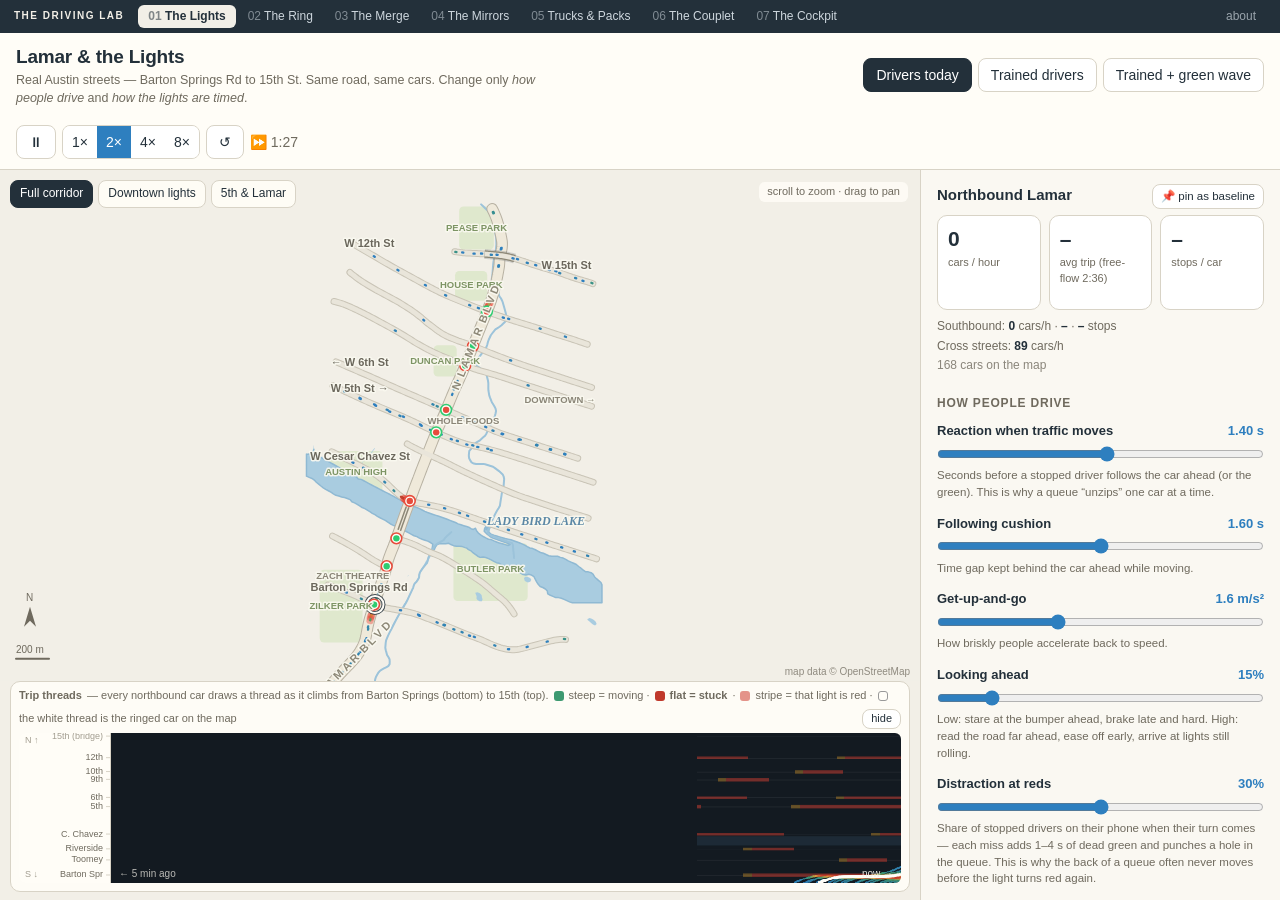
<file: index.html>
<!DOCTYPE html>
<html lang="en">
<head>
<meta charset="utf-8">
<meta name="viewport" content="width=device-width, initial-scale=1">
<title>Lamar &amp; the Lights — a driving experiment on real Austin streets</title>
<link rel="stylesheet" href="css/style.css">
</head>
<body>
<header id="topbar">
  <div id="titleblock">
    <h1>Lamar &amp; the Lights</h1>
    <p>Real Austin streets — Barton Springs Rd to 15th St. Same road, same cars. Change only <em>how people drive</em> and <em>how the lights are timed</em>.</p>
  </div>
  <div id="presets">
    <button id="presetToday" class="preset active" title="Typical behavior: slow reaction to green, late braking, loose gaps, uncoordinated signals">Drivers today</button>
    <button id="presetTrained" class="preset" title="Everyone starts together, coasts instead of braking, keeps a tight-but-safe cushion">Trained drivers</button>
    <button id="presetCity" class="preset" title="Trained drivers AND signals retimed into a green wave up Lamar">Trained + green wave</button>
  </div>
  <div id="simctl">
    <button id="pause" title="Pause/play">⏸</button>
    <div id="speeds">
      <button data-speed="1">1×</button><button data-speed="2" class="active">2×</button><button data-speed="4">4×</button><button data-speed="8">8×</button>
    </div>
    <button id="reset" title="Clear all cars and restart">↺</button>
    <span id="clock">0:00</span>
  </div>
</header>

<main>
  <div id="mapwrap">
    <div id="maparea">
      <canvas id="map"></canvas>
      <div id="views">
        <button data-view="full" class="active">Full corridor</button>
        <button data-view="downtown">Downtown lights</button>
        <button data-view="fifth">5th &amp; Lamar</button>
      </div>
      <div id="maphint">scroll to zoom · drag to pan</div>
    </div>
    <div id="tswrap">
      <div id="tstitle"><b>Trip threads</b> — every northbound car draws a thread as it climbs from Barton Springs (bottom) to 15th (top).
        <span class="tchip" style="background:#3d9970"></span>steep&nbsp;=&nbsp;moving ·
        <span class="tchip" style="background:#c0392b"></span><b>flat&nbsp;=&nbsp;stuck</b> ·
        <span class="tchip" style="background:rgba(205,60,48,0.55)"></span>stripe&nbsp;=&nbsp;that light is red ·
        <span class="tchip" style="background:#fffdf7;border:1px solid #999"></span>the white thread is the ringed car on the map
        <span id="tsdhover" class="dim"></span>
        <button id="tstoggle">hide</button></div>
      <canvas id="tsd"></canvas>
    </div>
  </div>

  <aside id="panel">
    <section id="scoreboard">
      <div class="scorehead">
        <h2>Northbound Lamar</h2>
        <button id="pin" title="Pin the current numbers as a baseline to compare against">📌 pin as baseline</button>
      </div>
      <div class="bignums">
        <div class="metric"><span class="val" id="mThru">–</span><span class="lbl">cars / hour</span><span class="base" id="bThru"></span></div>
        <div class="metric"><span class="val" id="mTime">–</span><span class="lbl">avg trip <span id="ffnote"></span></span><span class="base" id="bTime"></span></div>
        <div class="metric"><span class="val" id="mStops">–</span><span class="lbl">stops / car</span><span class="base" id="bStops"></span></div>
      </div>
      <div class="subnums">
        <span>Southbound: <b id="mThruS">–</b> cars/h · <b id="mTimeS">–</b> · <b id="mStopsS">–</b> stops</span>
        <span>Cross streets: <b id="mThruX">–</b> cars/h</span>
        <span id="bridgeChip" class="chip"></span>
        <span id="spill" class="warn"></span>
        <span class="dim"><span id="mCars">0</span> cars on the map</span>
      </div>
    </section>

    <section>
      <h3>How people drive</h3>
      <div class="slider"><label>Reaction when traffic moves <b id="vReact"></b></label>
        <input type="range" id="sReact" min="0.2" max="2.5" step="0.05">
        <p>Seconds before a stopped driver follows the car ahead (or the green). This is why a queue “unzips” one car at a time.</p></div>
      <div class="slider"><label>Following cushion <b id="vGap"></b></label>
        <input type="range" id="sGap" min="0.7" max="2.5" step="0.05">
        <p>Time gap kept behind the car ahead while moving.</p></div>
      <div class="slider"><label>Get-up-and-go <b id="vAccel"></b></label>
        <input type="range" id="sAccel" min="0.8" max="3" step="0.05">
        <p>How briskly people accelerate back to speed.</p></div>
      <div class="slider"><label>Looking ahead <b id="vAntic"></b></label>
        <input type="range" id="sAntic" min="0" max="1" step="0.01">
        <p>Low: stare at the bumper ahead, brake late and hard. High: read the road far ahead, ease off early, arrive at lights still rolling.</p></div>
      <div class="slider"><label>Distraction at reds <b id="vDistract"></b></label>
        <input type="range" id="sDistract" min="0" max="0.6" step="0.01">
        <p>Share of stopped drivers on their phone when their turn comes — each miss adds 1–4&nbsp;s of dead green and punches a hole in the queue. This is why the back of a queue often never moves before the light turns red again.</p></div>
      <div class="slider"><label>Share of trained drivers <b id="vMix"></b></label>
        <input type="range" id="sMix" min="0" max="1" step="0.01">
        <p>Overrides that share of cars with a trained driver (0.3&nbsp;s reaction, 1.0&nbsp;s cushion, coasts instead of braking). Watch what even 20% does.</p></div>
    </section>

    <section>
      <h3>The lights</h3>
      <div class="slider"><label>Signal cycle length <b id="vCycle"></b></label>
        <input type="range" id="sCycle" min="40" max="150" step="1">
        <p>Full red-to-red cycle at every intersection.</p></div>
      <div class="slider"><label>Lamar’s share of the green <b id="vSplit"></b></label>
        <input type="range" id="sSplit" min="0.3" max="0.85" step="0.01">
        <p>Big cross streets get the rest. Minor crossings (Toomey, Riverside, 9th, 10th) take a short fixed phase — they stop Lamar even when empty.</p></div>
      <div class="slider"><label>Turn arrows &amp; walk phases <b id="vTurnPed"></b></label>
        <input type="range" id="sTurnPed" min="0" max="20" step="1">
        <p>Cycle time at major crossings (Barton Springs, Cesar Chavez, 5th, 6th, 12th) that <em>neither</em> through movement gets — protected left arrows, pedestrian phases. The city’s real splits are pending a records request; this is the generic reality tax.</p></div>
      <div class="slider"><label><input type="checkbox" id="sWave"> Green wave up Lamar <b id="vWave"></b></label>
        <input type="range" id="sWaveSpd" min="20" max="40" step="1">
        <p>Offsets each light so a platoon leaving one green arrives at the next one. Timed northbound at the speed above — note what it does to southbound.</p></div>
    </section>

    <section>
      <h3>How many cars</h3>
      <div class="slider"><label>Demand <b id="vDemand"></b></label>
        <input type="range" id="sDemand" min="0.2" max="2" step="0.05">
        <p id="demandNote">1.0× ≈ weekday rush hour on this stretch.</p></div>
      <div class="slider"><label><input type="checkbox" id="sProfile"> Replay a measured weekday <b id="vProfile"></b></label>
        <input type="range" id="sTod" min="300" max="1320" step="5" value="495" disabled>
        <canvas id="spark" hidden></canvas>
        <p>Feeds the sim the City of Austin's radar counts from the Lamar bridge (Sandra&nbsp;Muraida sensor, Tue–Thu 2019 average — <span style="color:#2e7fbf">NB</span>/<span style="color:#e2a13c">SB</span> above). The clock advances as the sim runs; drag to jump. 2019 was lighter than you may expect: ~810&nbsp;veh/h NB at the 7:45&nbsp;AM peak. Use Demand as a growth factor. Cross streets follow the same daily shape (no per-street counts exist).</p></div>
    </section>

    <section>
      <h3>Live right now</h3>
      <p class="small">Click any intersection on the map for its real signal record and a <b>live city camera</b> view (City of Austin feeds, no key needed).</p>
      <div class="ttrow">
        <input type="text" id="ttKey" placeholder="TomTom API key (free)" autocomplete="off">
        <button id="ttGo">Check live speed</button>
      </div>
      <div id="ttOut" class="small"></div>
      <p class="small dim">Live corridor speeds need a free key from developer.tomtom.com — it stays in your browser (localStorage), never in the repo.</p>
    </section>

    <section id="legend">
      <h3>Reading the map</h3>
      <ul>
        <li><span class="swatch" style="background:linear-gradient(90deg,#c0392b,#e2a13c,#3d9970,#2e7fbf)"></span> car color = speed (red stopped → blue at the limit)</li>
        <li><span class="dotdemo" style="background:#e74c3c;box-shadow:0 0 6px 2px rgba(231,60,60,.8)"></span> red halo = foot on the brake</li>
        <li><span class="dotdemo" style="background:#777;outline:2px solid #e2a13c"></span> amber ring = green light / gap open, driver hasn’t reacted yet</li>
        <li>5th St runs one-way east, 6th St one-way west — Austin’s downtown couplet.</li>
      </ul>
      <p class="foot">v0.3 — through traffic only (no turns yet; real 5th &amp; Lamar also loses a lane to right-turners yielding at the crosswalk). Signals are two-phase plus a generic turn-arrow/walk allowance at majors — the city’s actual plans are being requested. 3rd St is unsignalized and 15th St passes <em>over</em> Lamar — both verified against the city signal registry. Street &amp; water geometry © <a href="https://www.openstreetmap.org/copyright">OpenStreetMap</a> contributors; traffic counts, signal records &amp; cameras: <a href="https://data.austintexas.gov">City of Austin open data</a>.</p>
    </section>
  </aside>
</main>

<div id="infocard" hidden>
  <button id="cardClose">×</button>
  <h4 id="cardTitle"></h4>
  <div id="cardBody"></div>
</div>

<script src="js/lab.js"></script>
<script>LAB.nav("01", "");</script>
<script src="js/geometry.js"></script>
<script src="js/demand_profile.js"></script>
<script src="js/austin_meta.js"></script>
<script src="js/model.js"></script>
<script src="js/render.js"></script>
<script src="js/main.js"></script>
</body>
</html>
</file>
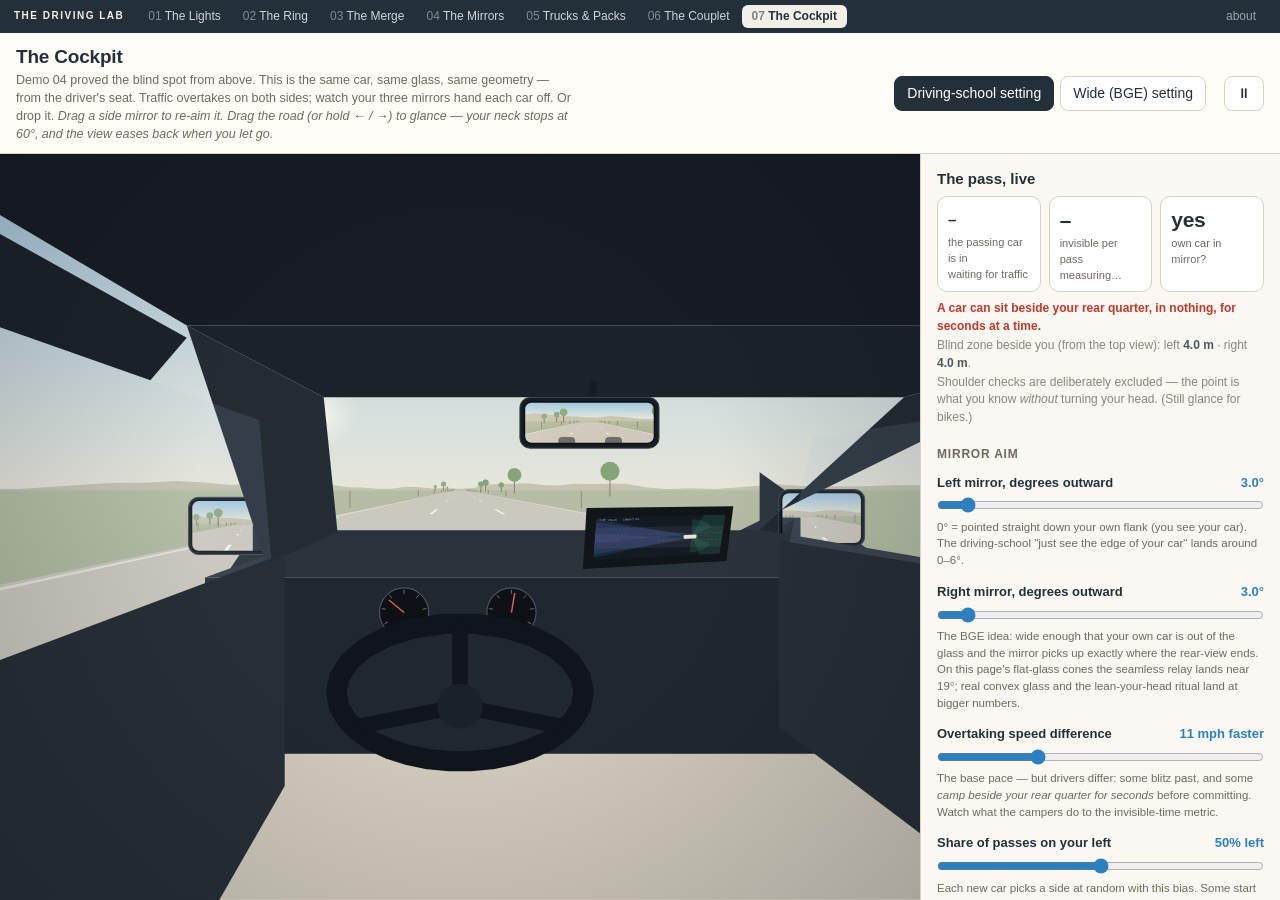
<file: cockpit/index.html>
<!DOCTYPE html>
<html lang="en">
<head>
<meta charset="utf-8">
<meta name="viewport" content="width=device-width, initial-scale=1">
<title>The Cockpit — the same blind spot, from the driver's seat</title>
<link rel="stylesheet" href="../css/style.css">
<style>
  #cabwrap { flex: 1; position: relative; min-height: 0; }
  #cab { position: absolute; inset: 0; width: 100%; height: 100%; display: block; }
  #mWhere { font-size: 15px; line-height: 1.25; min-height: 30px; display: flex; align-items: center; }
</style>
</head>
<body>
<header id="topbar">
  <div id="titleblock">
    <h1>The Cockpit</h1>
    <p>Demo 04 proved the blind spot from above. This is the same car, same glass, same geometry — from the driver's seat. Traffic overtakes on both sides; watch your three mirrors hand each car off. Or drop it. <em>Drag a side mirror to re-aim it. Drag the road (or hold ← / →) to glance — your neck stops at 60°, and the view eases back when you let go.</em></p>
  </div>
  <div id="presets">
    <button id="pSchool" class="preset active">Driving-school setting</button>
    <button id="pWide" class="preset">Wide (BGE) setting</button>
  </div>
  <div id="simctl">
    <button id="pause" title="Pause/play">⏸</button>
  </div>
</header>

<main>
  <div id="mapwrap">
    <div id="cabwrap"><canvas id="cab"></canvas></div>
  </div>

  <aside id="panel">
    <section id="scoreboard">
      <div class="scorehead"><h2>The pass, live</h2></div>
      <div class="bignums">
        <div class="metric"><span class="val" id="mWhere">–</span><span class="lbl">the passing car is in</span><span class="base" id="bWhere"></span></div>
        <div class="metric"><span class="val" id="mInvis">–</span><span class="lbl">invisible per pass</span><span class="base" id="bInvis"></span></div>
        <div class="metric"><span class="val" id="mSelf">–</span><span class="lbl">own car in mirror?</span><span class="base"></span></div>
      </div>
      <div class="subnums">
        <span id="verdict"></span>
        <span id="spans" class="dim"></span>
        <span class="dim">Shoulder checks are deliberately excluded — the point is what you know <em>without</em> turning your head. (Still glance for bikes.)</span>
      </div>
    </section>

    <section>
      <h3>Mirror aim</h3>
      <div class="slider"><label>Left mirror, degrees outward <b id="vLeft"></b></label>
        <input type="range" id="sLeft" min="0" max="40" step="0.5" value="3">
        <p>0° = pointed straight down your own flank (you see your car). The driving-school "just see the edge of your car" lands around 0–6°.</p></div>
      <div class="slider"><label>Right mirror, degrees outward <b id="vRight"></b></label>
        <input type="range" id="sRight" min="0" max="40" step="0.5" value="3">
        <p>The BGE idea: wide enough that your own car is out of the glass and the mirror picks up exactly where the rear-view ends. On this page's flat-glass cones the seamless relay lands near 19°; real convex glass and the lean-your-head ritual land at bigger numbers.</p></div>
      <div class="slider"><label>Overtaking speed difference <b id="vPass"></b></label>
        <input type="range" id="sPass" min="2" max="12" step="0.5" value="5">
        <p>The base pace — but drivers differ: some blitz past, and some <em>camp beside your rear quarter for seconds</em> before committing. Watch what the campers do to the invisible-time metric.</p></div>
      <div class="slider"><label>Share of passes on your left <b id="vShare"></b></label>
        <input type="range" id="sShare" min="0" max="100" step="5" value="50">
        <p>Each new car picks a side at random with this bias. Some start in <em>your</em> lane and merge out before passing — watch them cross the mirrors mid-lane-change.</p></div>
    </section>

    <section id="legend">
      <h3>What to watch</h3>
      <ul>
        <li><b>Wide aim, one full pass:</b> the car appears in the middle of the rear-view; drifts toward its outer edge; while it's in the rear-view's last quarter it's already entering the side mirror's inner quarter; it sweeps across the side mirror; and as it leaves the glass it's already in the corner of your window, then your windshield. Every hand-off overlaps — it is never in nothing. Same relay, mirrored, on the right.</li>
        <li><b>School aim:</b> the side mirror just repeats the rear-view (same patch of road), so both lose the car at the same moment — and it vanishes, still behind your shoulder, until it suddenly fills the side glass. The campers are the scary ones: a driver who sits at your quarter for five seconds is five seconds of <em>nothing</em>.</li>
        <li>When a car goes invisible, glance toward it. Your neck stops at 60°, so at school aim you catch it only at the very end of the blind zone — the wide mirror had it the whole time. The metrics ignore the glance <em>on purpose</em>: the page measures what you know facing forward.</li>
        <li>The dash screen runs the <a href="../mirrors/">top-down view from demo 04</a>, so you can watch where each car <em>really</em> is while your mirrors lie (or don't).</li>
        <li>Your own paint: with school aim, the inner edge of each side mirror is your own rear door — glass pointed at something bolted to the car.</li>
      </ul>
      <p class="foot">Same vision geometry as <a href="../mirrors/">The Mirrors</a> — 16° flat side mirrors, 30° rear-view, ±70° head-still eyes (SAE BGE, Platzer 1995), so the blind-zone numbers agree. The cabin is honest cartoonery: pillars are drawn but not modeled as blockers (a small head-move defeats a pillar; no head-move fixes bad mirror aim), turning your head changes the picture but never the coverage numbers (head-still is the point), and the view is a flat pinhole projection — no lens, no curvature, right-side mirrors on real cars are convex and show more. See <a href="../docs/evidence.md">evidence</a>.</p>
    </section>
  </aside>
</main>

<script src="../js/lab.js"></script>
<script>LAB.nav("07");</script>
<script src="cockpit.js"></script>
</body>
</html>
</file>
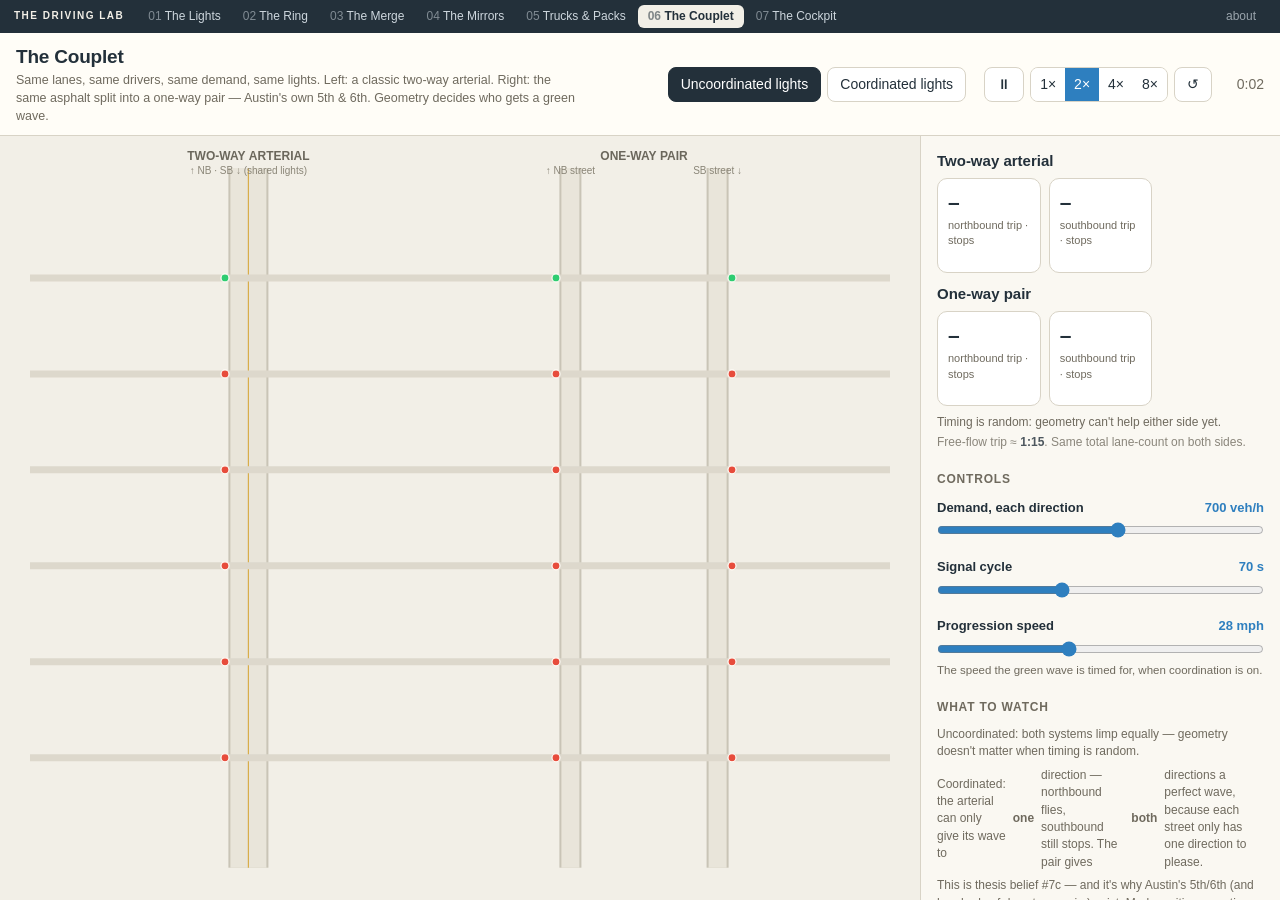
<file: couplet/index.html>
<!DOCTYPE html>
<html lang="en">
<head>
<meta charset="utf-8">
<meta name="viewport" content="width=device-width, initial-scale=1">
<title>The Couplet — why one-way pairs beat two-way arterials</title>
<link rel="stylesheet" href="../css/style.css">
<style>
  #cpwrap { flex: 1; position: relative; min-height: 0; }
  #cp { position: absolute; inset: 0; width: 100%; height: 100%; display: block; }
</style>
</head>
<body>
<header id="topbar">
  <div id="titleblock">
    <h1>The Couplet</h1>
    <p>Same lanes, same drivers, same demand, same lights. Left: a classic two-way arterial. Right: the same asphalt split into a one-way pair — Austin's own 5th&nbsp;&amp;&nbsp;6th. Geometry decides who gets a green wave.</p>
  </div>
  <div id="presets">
    <button id="pUncoord" class="preset active">Uncoordinated lights</button>
    <button id="pCoord" class="preset">Coordinated lights</button>
  </div>
  <div id="simctl">
    <button id="pause" title="Pause/play">⏸</button>
    <div id="speeds"><button data-speed="1">1×</button><button data-speed="2" class="active">2×</button><button data-speed="4">4×</button><button data-speed="8">8×</button></div>
    <button id="reset" title="Restart">↺</button>
    <span id="clock">0:00</span>
  </div>
</header>

<main>
  <div id="mapwrap">
    <div id="cpwrap"><canvas id="cp"></canvas></div>
  </div>

  <aside id="panel">
    <section id="scoreboard">
      <div class="scorehead"><h2>Two-way arterial</h2></div>
      <div class="bignums">
        <div class="metric"><span class="val" id="aNB">–</span><span class="lbl">northbound trip · stops</span><span class="base"></span></div>
        <div class="metric"><span class="val" id="aSB">–</span><span class="lbl">southbound trip · stops</span><span class="base"></span></div>
      </div>
      <div class="scorehead" style="margin-top:10px"><h2>One-way pair</h2></div>
      <div class="bignums">
        <div class="metric"><span class="val" id="bNB">–</span><span class="lbl">northbound trip · stops</span><span class="base"></span></div>
        <div class="metric"><span class="val" id="bSB">–</span><span class="lbl">southbound trip · stops</span><span class="base"></span></div>
      </div>
      <div class="subnums">
        <span id="verdictC"></span>
        <span class="dim">Free-flow trip ≈ <b id="ffC">–</b>. Same total lane-count on both sides.</span>
      </div>
    </section>

    <section>
      <h3>Controls</h3>
      <div class="slider"><label>Demand, each direction <b id="vDem"></b></label>
        <input type="range" id="sDem" min="200" max="1100" step="25" value="700"></div>
      <div class="slider"><label>Signal cycle <b id="vCyc"></b></label>
        <input type="range" id="sCyc" min="40" max="120" step="5" value="70"></div>
      <div class="slider"><label>Progression speed <b id="vWav"></b></label>
        <input type="range" id="sWav" min="20" max="40" step="1" value="28">
        <p>The speed the green wave is timed for, when coordination is on.</p></div>
    </section>

    <section id="legend">
      <h3>What to watch</h3>
      <ul>
        <li>Uncoordinated: both systems limp equally — geometry doesn't matter when timing is random.</li>
        <li>Coordinated: the arterial can only give its wave to <b>one</b> direction — northbound flies, southbound still stops. The pair gives <b>both</b> directions a perfect wave, because each street only has one direction to please.</li>
        <li>This is thesis belief #7c — and it's why Austin's 5th/6th (and hundreds of downtown pairs) exist. Modern cities sometimes convert them back for walkability; flow is only one good among several.</li>
      </ul>
      <p class="foot">Physics: IDM + startup reaction + fixed-time signals; no cross traffic spawned (the cross phase still steals time, as in life). Identical driver population and light hardware on both sides — only the geometry differs.</p>
    </section>
  </aside>
</main>

<script src="../js/lab.js"></script>
<script>LAB.nav("06");</script>
<script src="couplet.js"></script>
</body>
</html>
</file>
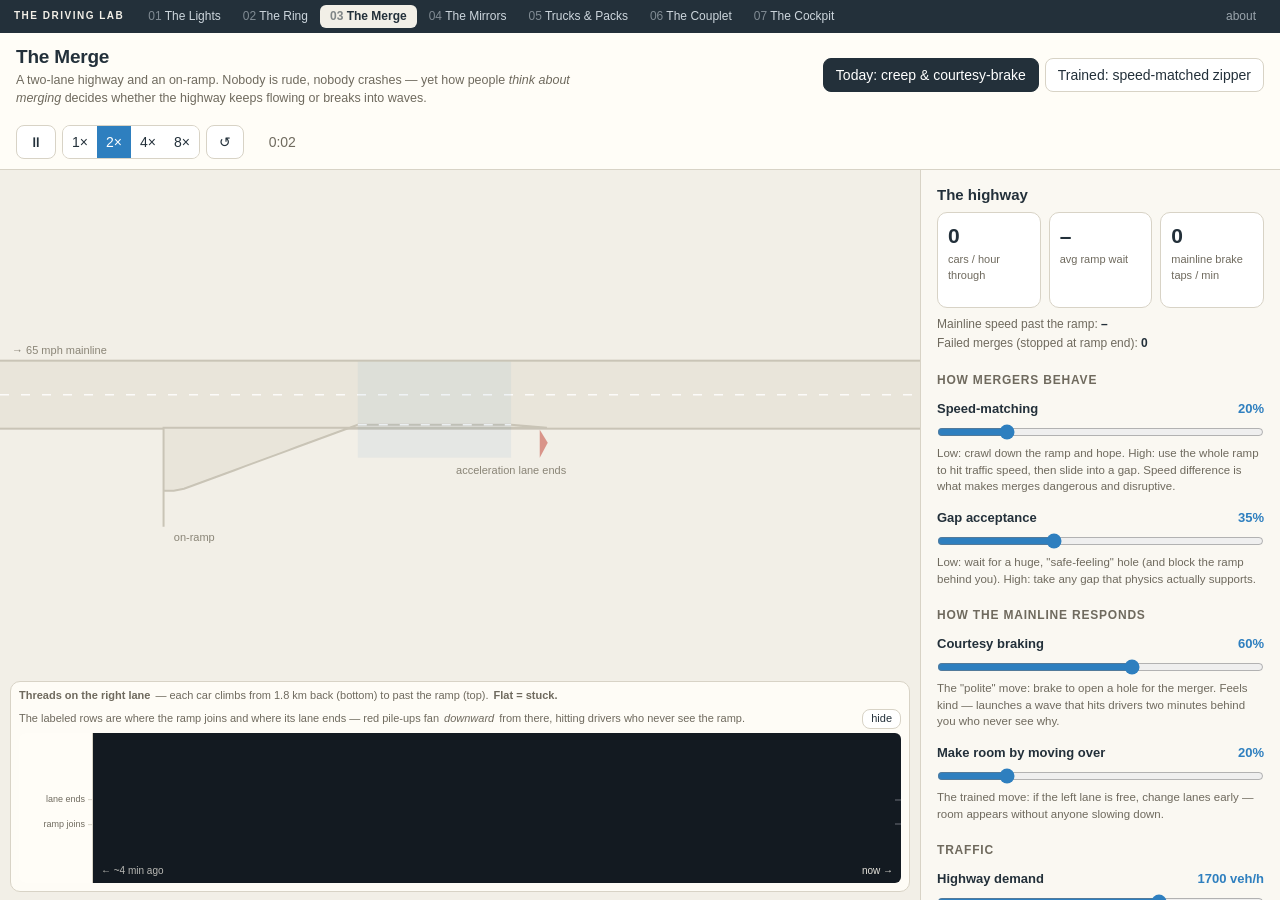
<file: merge/index.html>
<!DOCTYPE html>
<html lang="en">
<head>
<meta charset="utf-8">
<meta name="viewport" content="width=device-width, initial-scale=1">
<title>The Merge — politeness braking vs. the speed-matched zipper</title>
<link rel="stylesheet" href="../css/style.css">
<style>
  #hwwrap { flex: 1; position: relative; min-height: 0; }
  #hw { position: absolute; inset: 0; width: 100%; height: 100%; display: block; }
</style>
</head>
<body>
<header id="topbar">
  <div id="titleblock">
    <h1>The Merge</h1>
    <p>A two-lane highway and an on-ramp. Nobody is rude, nobody crashes — yet how people <em>think about merging</em> decides whether the highway keeps flowing or breaks into waves.</p>
  </div>
  <div id="presets">
    <button id="pToday" class="preset active">Today: creep &amp; courtesy-brake</button>
    <button id="pTrained" class="preset">Trained: speed-matched zipper</button>
  </div>
  <div id="simctl">
    <button id="pause" title="Pause/play">⏸</button>
    <div id="speeds"><button data-speed="1">1×</button><button data-speed="2" class="active">2×</button><button data-speed="4">4×</button><button data-speed="8">8×</button></div>
    <button id="reset" title="Restart">↺</button>
    <span id="clock">0:00</span>
  </div>
</header>

<main>
  <div id="mapwrap">
    <div id="hwwrap"><canvas id="hw"></canvas></div>
    <div id="tswrap">
      <div id="tstitle"><b>Threads on the right lane</b> — each car climbs from 1.8&nbsp;km back (bottom) to past the ramp (top). <b>Flat = stuck.</b> The labeled rows are where the ramp joins and where its lane ends — red pile-ups fan <em>downward</em> from there, hitting drivers who never see the ramp. <button id="tstoggle">hide</button></div>
      <canvas id="tsd"></canvas>
    </div>
  </div>

  <aside id="panel">
    <section id="scoreboard">
      <div class="scorehead"><h2>The highway</h2></div>
      <div class="bignums">
        <div class="metric"><span class="val" id="mThru">–</span><span class="lbl">cars / hour through</span><span class="base"></span></div>
        <div class="metric"><span class="val" id="mWait">–</span><span class="lbl">avg ramp wait</span><span class="base"></span></div>
        <div class="metric"><span class="val" id="mBrakes">–</span><span class="lbl">mainline brake taps / min</span><span class="base"></span></div>
      </div>
      <div class="subnums">
        <span>Mainline speed past the ramp: <b id="mSpeed">–</b></span>
        <span>Failed merges (stopped at ramp end): <b id="mFailed">–</b></span>
        <span id="spill" class="warn"></span>
      </div>
    </section>

    <section>
      <h3>How mergers behave</h3>
      <div class="slider"><label>Speed-matching <b id="vMatch"></b></label>
        <input type="range" id="sMatch" min="0" max="1" step="0.01" value="0.2">
        <p>Low: crawl down the ramp and hope. High: use the whole ramp to hit traffic speed, then slide into a gap. Speed difference is what makes merges dangerous and disruptive.</p></div>
      <div class="slider"><label>Gap acceptance <b id="vGapAcc"></b></label>
        <input type="range" id="sGapAcc" min="0" max="1" step="0.01" value="0.35">
        <p>Low: wait for a huge, "safe-feeling" hole (and block the ramp behind you). High: take any gap that physics actually supports.</p></div>
    </section>

    <section>
      <h3>How the mainline responds</h3>
      <div class="slider"><label>Courtesy braking <b id="vPolite"></b></label>
        <input type="range" id="sPolite" min="0" max="1" step="0.01" value="0.6">
        <p>The "polite" move: brake to open a hole for the merger. Feels kind — launches a wave that hits drivers two minutes behind you who never see why.</p></div>
      <div class="slider"><label>Make room by moving over <b id="vMoveOver"></b></label>
        <input type="range" id="sMoveOver" min="0" max="1" step="0.01" value="0.2">
        <p>The trained move: if the left lane is free, change lanes early — room appears without anyone slowing down.</p></div>
    </section>

    <section>
      <h3>Traffic</h3>
      <div class="slider"><label>Highway demand <b id="vMain"></b></label>
        <input type="range" id="sMain" min="600" max="2200" step="50" value="1700">
        <p>veh/h arriving on the mainline (two lanes).</p></div>
      <div class="slider"><label>Ramp demand <b id="vRamp"></b></label>
        <input type="range" id="sRamp" min="100" max="900" step="25" value="600">
        <p>veh/h arriving on the ramp.</p></div>
    </section>

    <section id="legend">
      <h3>What to watch</h3>
      <ul>
        <li>Today: mergers arrive slow, mainline drivers courtesy-brake, and red fans grow upstream from the ramp — drivers a kilometer back stop without ever knowing why.</li>
        <li>Trained: mergers arrive at traffic speed and take real gaps; the mainline makes room by moving over, not by braking. Same demand — watch all three numbers.</li>
        <li>Merging is traffic source #1 in the <a href="../docs/thesis.md">thesis</a>: most "highway traffic" is born at ramps and lane drops.</li>
      </ul>
      <p class="foot">Physics: IDM + gap-acceptance lane changes. Through traffic only, no trucks (see demo 05). The zipper-merge result matches state DOT campaigns; see <a href="../docs/evidence.md">evidence</a>.</p>
    </section>
  </aside>
</main>

<script src="../js/lab.js"></script>
<script>LAB.nav("03");</script>
<script src="merge.js"></script>
</body>
</html>
</file>
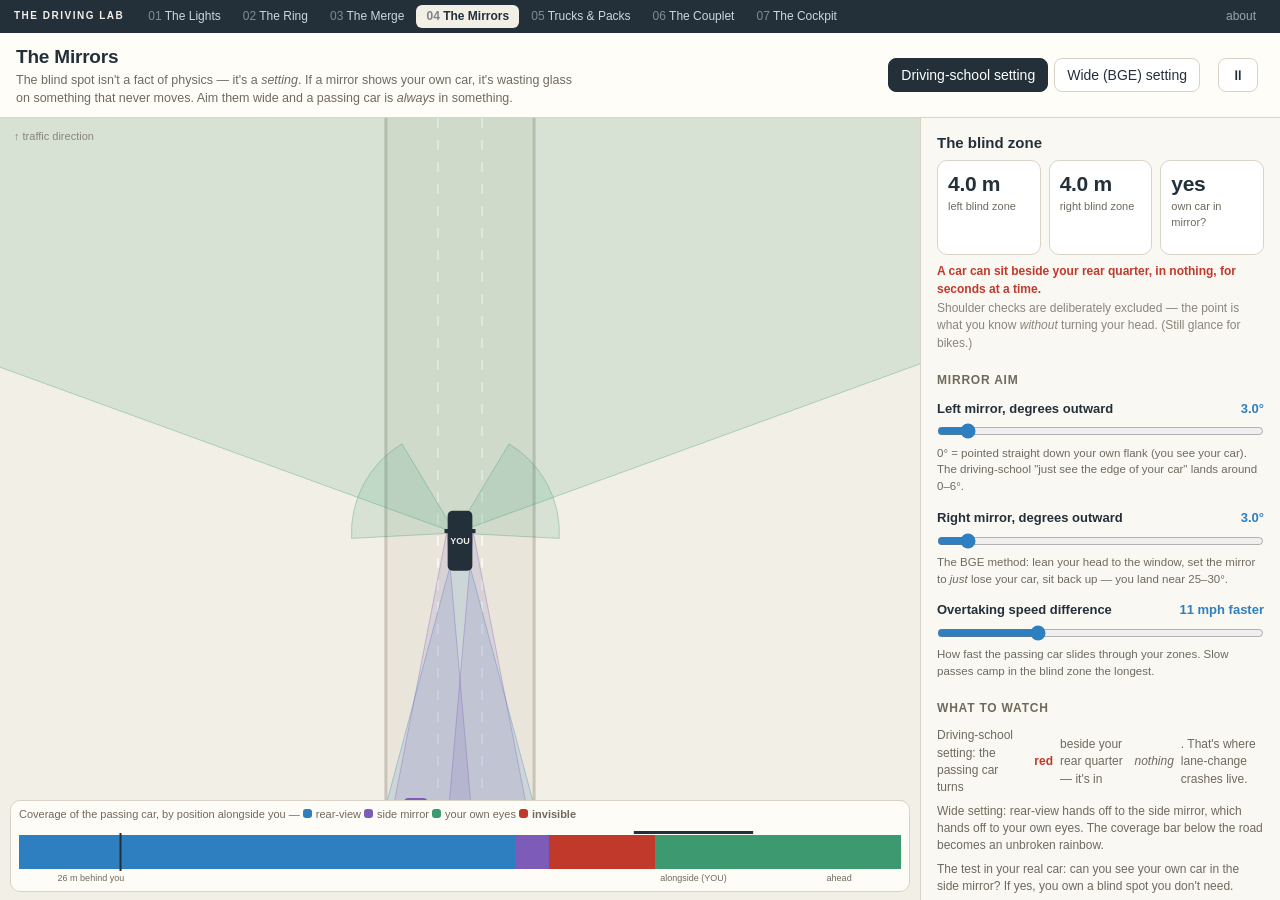
<file: mirrors/index.html>
<!DOCTYPE html>
<html lang="en">
<head>
<meta charset="utf-8">
<meta name="viewport" content="width=device-width, initial-scale=1">
<title>The Mirrors — blind spots are a settings problem</title>
<link rel="stylesheet" href="../css/style.css">
<style>
  #mirwrap { flex: 1; position: relative; min-height: 0; }
  #mir { position: absolute; inset: 0; width: 100%; height: 100%; display: block; }
  #covwrap { margin: 0 10px 8px; background: rgba(255,253,247,.95); border: 1px solid var(--line);
    border-radius: 10px; padding: 6px 8px 8px; }
  #covtitle { font-size: 11px; color: var(--dim); margin-bottom: 4px; }
  #cov { width: 100%; height: 56px; display: block; border-radius: 6px; }
  .zonechip { display: inline-block; width: 9px; height: 9px; border-radius: 3px; margin-right: 4px; }
</style>
</head>
<body>
<header id="topbar">
  <div id="titleblock">
    <h1>The Mirrors</h1>
    <p>The blind spot isn't a fact of physics — it's a <em>setting</em>. If a mirror shows your own car, it's wasting glass on something that never moves. Aim them wide and a passing car is <em>always</em> in something.</p>
  </div>
  <div id="presets">
    <button id="pSchool" class="preset active">Driving-school setting</button>
    <button id="pWide" class="preset">Wide (BGE) setting</button>
  </div>
  <div id="simctl">
    <button id="pause" title="Pause/play">⏸</button>
    <span id="clock" style="min-width:0"></span>
  </div>
</header>

<main>
  <div id="mapwrap">
    <div id="mirwrap"><canvas id="mir"></canvas></div>
    <div id="covwrap">
      <div id="covtitle">Coverage of the passing car, by position alongside you —
        <span class="zonechip" style="background:#2e7fbf"></span>rear-view
        <span class="zonechip" style="background:#7c5cb8"></span>side mirror
        <span class="zonechip" style="background:#3d9970"></span>your own eyes
        <span class="zonechip" style="background:#c0392b"></span><b>invisible</b></div>
      <canvas id="cov"></canvas>
    </div>
  </div>

  <aside id="panel">
    <section id="scoreboard">
      <div class="scorehead"><h2>The blind zone</h2></div>
      <div class="bignums">
        <div class="metric"><span class="val" id="mBlindL">–</span><span class="lbl">left blind zone</span><span class="base" id="bL"></span></div>
        <div class="metric"><span class="val" id="mBlindR">–</span><span class="lbl">right blind zone</span><span class="base" id="bR"></span></div>
        <div class="metric"><span class="val" id="mSelf">–</span><span class="lbl">own car in mirror?</span><span class="base"></span></div>
      </div>
      <div class="subnums">
        <span id="verdict"></span>
        <span class="dim">Shoulder checks are deliberately excluded — the point is what you know <em>without</em> turning your head. (Still glance for bikes.)</span>
      </div>
    </section>

    <section>
      <h3>Mirror aim</h3>
      <div class="slider"><label>Left mirror, degrees outward <b id="vLeft"></b></label>
        <input type="range" id="sLeft" min="0" max="40" step="0.5" value="3">
        <p>0° = pointed straight down your own flank (you see your car). The driving-school "just see the edge of your car" lands around 0–6°.</p></div>
      <div class="slider"><label>Right mirror, degrees outward <b id="vRight"></b></label>
        <input type="range" id="sRight" min="0" max="40" step="0.5" value="3">
        <p>The BGE method: lean your head to the window, set the mirror to <em>just</em> lose your car, sit back up — you land near 25–30°.</p></div>
      <div class="slider"><label>Overtaking speed difference <b id="vPass"></b></label>
        <input type="range" id="sPass" min="2" max="12" step="0.5" value="5">
        <p>How fast the passing car slides through your zones. Slow passes camp in the blind zone the longest.</p></div>
    </section>

    <section id="legend">
      <h3>What to watch</h3>
      <ul>
        <li>Driving-school setting: the passing car turns <b style="color:#c0392b">red</b> beside your rear quarter — it's in <em>nothing</em>. That's where lane-change crashes live.</li>
        <li>Wide setting: rear-view hands off to the side mirror, which hands off to your own eyes. The coverage bar below the road becomes an unbroken rainbow.</li>
        <li>The test in your real car: can you see your own car in the side mirror? If yes, you own a blind spot you don't need.</li>
      </ul>
      <p class="foot">Pure geometry — mirror fields of view ~16° (flat glass), rear-view ~30°, forward vision ±80°. The wide setting is the SAE-published BGE method (Platzer 1995), long championed by Car&nbsp;and&nbsp;Driver and Click&nbsp;&amp;&nbsp;Clack. See <a href="../docs/evidence.md">evidence</a>.</p>
    </section>
  </aside>
</main>

<script src="../js/lab.js"></script>
<script>LAB.nav("04");</script>
<script src="mirrors.js"></script>
</body>
</html>
</file>
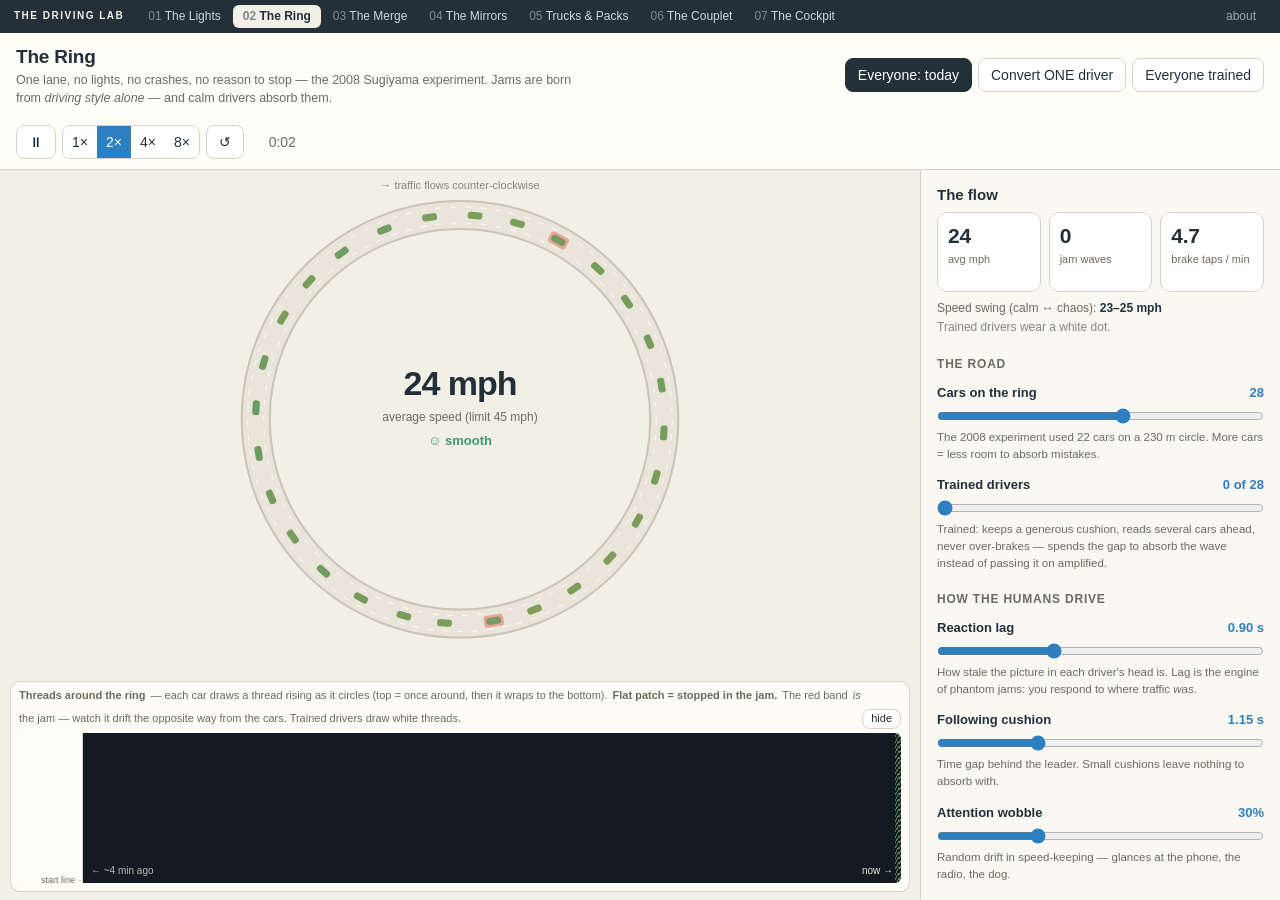
<file: ring/index.html>
<!DOCTYPE html>
<html lang="en">
<head>
<meta charset="utf-8">
<meta name="viewport" content="width=device-width, initial-scale=1">
<title>The Ring — traffic jams from nothing, and the driver who erases them</title>
<link rel="stylesheet" href="../css/style.css">
<style>
  #ringwrap { flex: 1; position: relative; min-height: 0; }
  #ring { position: absolute; inset: 0; width: 100%; height: 100%; display: block; }
  #centerstats { position: absolute; left: 50%; top: 46%; transform: translate(-50%, -50%);
    text-align: center; pointer-events: none; }
  #centerstats .big { font-size: 34px; font-weight: 700; letter-spacing: -1px; font-variant-numeric: tabular-nums; }
  #centerstats .sub { font-size: 12px; color: var(--dim); }
  #waveflag { font-size: 13px; font-weight: 650; margin-top: 6px; }
</style>
</head>
<body>
<header id="topbar">
  <div id="titleblock">
    <h1>The Ring</h1>
    <p>One lane, no lights, no crashes, no reason to stop — the 2008 Sugiyama experiment. Jams are born from <em>driving style alone</em> — and calm drivers absorb them.</p>
  </div>
  <div id="presets">
    <button id="pToday" class="preset active">Everyone: today</button>
    <button id="pOne" class="preset">Convert ONE driver</button>
    <button id="pAll" class="preset">Everyone trained</button>
  </div>
  <div id="simctl">
    <button id="pause" title="Pause/play">⏸</button>
    <div id="speeds"><button data-speed="1">1×</button><button data-speed="2" class="active">2×</button><button data-speed="4">4×</button><button data-speed="8">8×</button></div>
    <button id="reset" title="Restart">↺</button>
    <span id="clock">0:00</span>
  </div>
</header>

<main>
  <div id="mapwrap">
    <div id="ringwrap">
      <canvas id="ring"></canvas>
      <div id="centerstats">
        <div class="big" id="avgSpeed">–</div>
        <div class="sub">average speed (limit 45 mph)</div>
        <div id="waveflag"></div>
      </div>
    </div>
    <div id="tswrap">
      <div id="tstitle"><b>Threads around the ring</b> — each car draws a thread rising as it circles (top = once around, then it wraps to the bottom). <b>Flat patch = stopped in the jam.</b> The red band <em>is</em> the jam — watch it drift the opposite way from the cars. Trained drivers draw white threads. <button id="tstoggle">hide</button></div>
      <canvas id="tsd"></canvas>
    </div>
  </div>

  <aside id="panel">
    <section id="scoreboard">
      <div class="scorehead"><h2>The flow</h2></div>
      <div class="bignums">
        <div class="metric"><span class="val" id="mSpeed">–</span><span class="lbl">avg mph</span><span class="base"></span></div>
        <div class="metric"><span class="val" id="mWaves">–</span><span class="lbl">jam waves</span><span class="base"></span></div>
        <div class="metric"><span class="val" id="mBrakes">–</span><span class="lbl">brake taps / min</span><span class="base"></span></div>
      </div>
      <div class="subnums">
        <span>Speed swing (calm ↔ chaos): <b id="mSwing">–</b></span>
        <span class="dim">Trained drivers wear a white dot.</span>
      </div>
    </section>

    <section>
      <h3>The road</h3>
      <div class="slider"><label>Cars on the ring <b id="vN"></b></label>
        <input type="range" id="sN" min="12" max="40" step="1" value="28">
        <p>The 2008 experiment used 22 cars on a 230&nbsp;m circle. More cars = less room to absorb mistakes.</p></div>
      <div class="slider"><label>Trained drivers <b id="vTrained"></b></label>
        <input type="range" id="sTrained" min="0" max="40" step="1" value="0">
        <p>Trained: keeps a generous cushion, reads several cars ahead, never over-brakes — spends the gap to absorb the wave instead of passing it on amplified.</p></div>
    </section>

    <section>
      <h3>How the humans drive</h3>
      <div class="slider"><label>Reaction lag <b id="vLag"></b></label>
        <input type="range" id="sLag" min="0.2" max="2.2" step="0.05" value="0.9">
        <p>How stale the picture in each driver's head is. Lag is the engine of phantom jams: you respond to where traffic <em>was</em>.</p></div>
      <div class="slider"><label>Following cushion <b id="vGap"></b></label>
        <input type="range" id="sGap" min="0.7" max="2.2" step="0.05" value="1.15">
        <p>Time gap behind the leader. Small cushions leave nothing to absorb with.</p></div>
      <div class="slider"><label>Attention wobble <b id="vNoise"></b></label>
        <input type="range" id="sNoise" min="0" max="1" step="0.01" value="0.3">
        <p>Random drift in speed-keeping — glances at the phone, the radio, the dog.</p></div>
    </section>

    <section id="legend">
      <h3>What to watch</h3>
      <ul>
        <li>Start: everyone cruising. Within a couple of minutes, a jam forms <em>from nothing</em> and orbits backward.</li>
        <li>Click <b>Convert ONE driver</b>: the white-dot car opens a cushion when it senses the wave breathing ahead, and softens it — hard braking drops immediately.</li>
        <li>Slide trained drivers up: 4 of 28 cuts hard braking by ~65%. Everyone trained: glass-smooth. And try FEWER cars — below ~19 this ring can’t jam at all: density and behavior both matter.</li>
      </ul>
      <p class="foot">Physics: Intelligent Driver Model + per-driver perception lag and noise. Real-world anchors: Sugiyama et&nbsp;al. 2008 (jams from nothing, ring experiment); Stern et&nbsp;al. 2018 (one controlled car cut speed variance and fuel burn on a real ring — the same dose-response you’re seeing here); Bill Beaty's trafficwaves.org (the original one-driver experiments). See <a href="../docs/evidence.md">evidence</a>.</p>
    </section>
  </aside>
</main>

<script src="../js/lab.js"></script>
<script>LAB.nav("02");</script>
<script src="ring.js"></script>
</body>
</html>
</file>
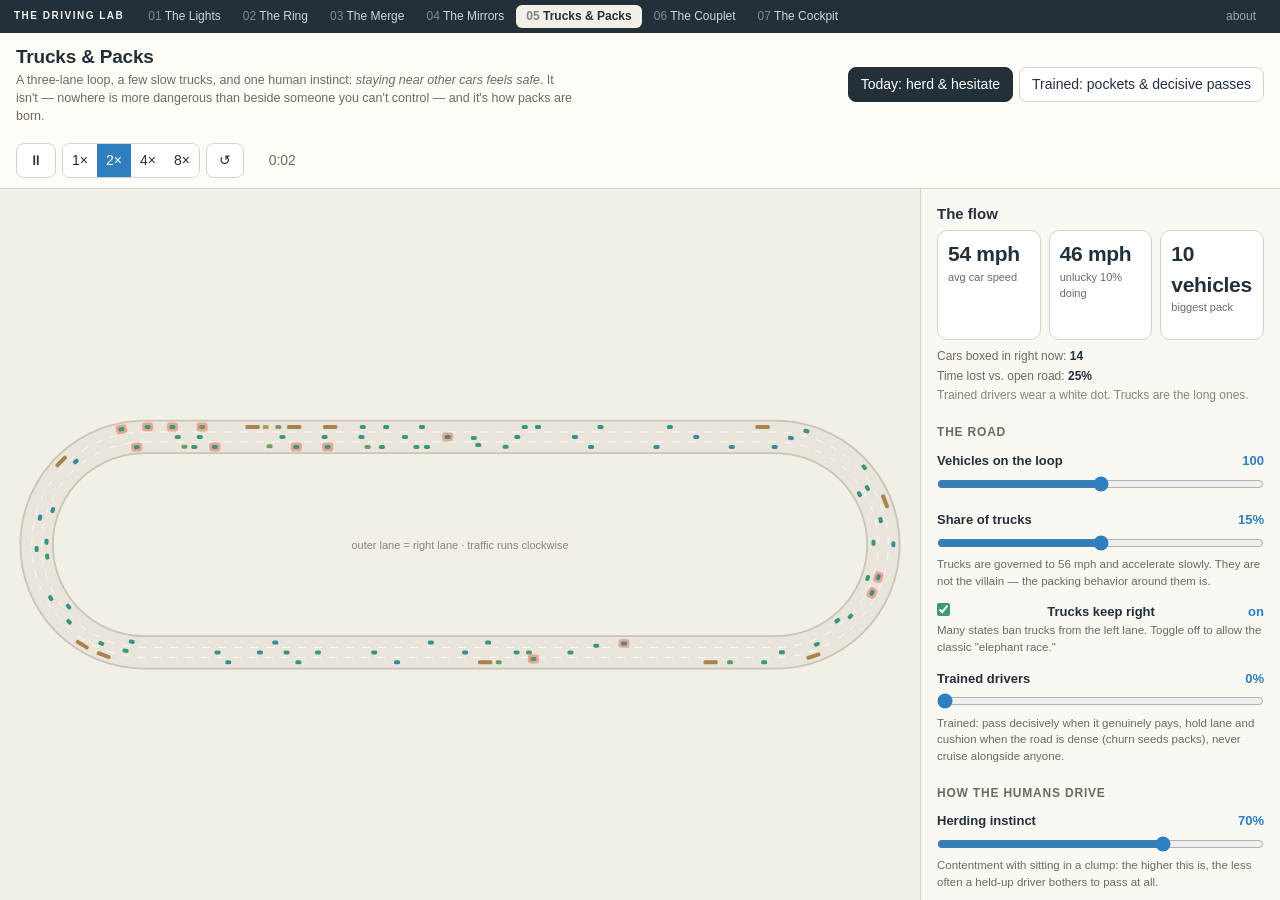
<file: trucks/index.html>
<!DOCTYPE html>
<html lang="en">
<head>
<meta charset="utf-8">
<meta name="viewport" content="width=device-width, initial-scale=1">
<title>Trucks &amp; Packs — why everyone ends up in a clump</title>
<link rel="stylesheet" href="../css/style.css">
<style>
  #trwrap { flex: 1; position: relative; min-height: 0; }
  #tr { position: absolute; inset: 0; width: 100%; height: 100%; display: block; }
</style>
</head>
<body>
<header id="topbar">
  <div id="titleblock">
    <h1>Trucks &amp; Packs</h1>
    <p>A three-lane loop, a few slow trucks, and one human instinct: <em>staying near other cars feels safe</em>. It isn't — nowhere is more dangerous than beside someone you can't control — and it's how packs are born.</p>
  </div>
  <div id="presets">
    <button id="pToday" class="preset active">Today: herd &amp; hesitate</button>
    <button id="pTrained" class="preset">Trained: pockets &amp; decisive passes</button>
  </div>
  <div id="simctl">
    <button id="pause" title="Pause/play">⏸</button>
    <div id="speeds"><button data-speed="1">1×</button><button data-speed="2" class="active">2×</button><button data-speed="4">4×</button><button data-speed="8">8×</button></div>
    <button id="reset" title="Restart">↺</button>
    <span id="clock">0:00</span>
  </div>
</header>

<main>
  <div id="mapwrap">
    <div id="trwrap"><canvas id="tr"></canvas></div>
  </div>

  <aside id="panel">
    <section id="scoreboard">
      <div class="scorehead"><h2>The flow</h2></div>
      <div class="bignums">
        <div class="metric"><span class="val" id="mSpeed">–</span><span class="lbl">avg car speed</span><span class="base"></span></div>
        <div class="metric"><span class="val" id="mP10">–</span><span class="lbl">unlucky 10% doing</span><span class="base"></span></div>
        <div class="metric"><span class="val" id="mPack">–</span><span class="lbl">biggest pack</span><span class="base"></span></div>
      </div>
      <div class="subnums">
        <span>Cars boxed in right now: <b id="mBoxed">–</b></span>
        <span>Time lost vs. open road: <b id="mLost">–</b></span>
        <span class="dim">Trained drivers wear a white dot. Trucks are the long ones.</span>
      </div>
    </section>

    <section>
      <h3>The road</h3>
      <div class="slider"><label>Vehicles on the loop <b id="vN"></b></label>
        <input type="range" id="sN" min="40" max="160" step="5" value="100"></div>
      <div class="slider"><label>Share of trucks <b id="vTrucks"></b></label>
        <input type="range" id="sTrucks" min="0" max="0.3" step="0.01" value="0.15">
        <p>Trucks are governed to 56 mph and accelerate slowly. They are not the villain — the packing behavior around them is.</p></div>
      <div class="slider"><label><input type="checkbox" id="sBan" checked> Trucks keep right <b id="vBan"></b></label>
        <p>Many states ban trucks from the left lane. Toggle off to allow the classic "elephant race."</p></div>
      <div class="slider"><label>Trained drivers <b id="vMix"></b></label>
        <input type="range" id="sMix" min="0" max="1" step="0.01" value="0">
        <p>Trained: pass decisively when it genuinely pays, hold lane and cushion when the road is dense (churn seeds packs), never cruise alongside anyone.</p></div>
    </section>

    <section>
      <h3>How the humans drive</h3>
      <div class="slider"><label>Herding instinct <b id="vHerd"></b></label>
        <input type="range" id="sHerd" min="0" max="1" step="0.01" value="0.7">
        <p>Contentment with sitting in a clump: the higher this is, the less often a held-up driver bothers to pass at all.</p></div>
      <div class="slider"><label>Fear of passing trucks <b id="vFear"></b></label>
        <input type="range" id="sFear" min="0" max="1" step="0.01" value="0.7">
        <p>Demands a much bigger gap before overtaking a truck — or refuses entirely and settles in behind. Everyone behind inherits the truck's speed.</p></div>
    </section>

    <section id="legend">
      <h3>What to watch</h3>
      <ul>
        <li>Toggle <b>trucks keep right</b> off: elephant races nearly double the boxed-in count — the clearest effect in this demo.</li>
        <li>Crank <b>vehicles</b> past ~110: no driving style saves a road that's simply over capacity (same lesson as the Ring).</li>
        <li>The honest surprise: in this model, calm lane-holding beats eager passing at density — "doing less" wins again.</li>
      </ul>
      <p class="foot"><b>Open question</b> — this is the lab's least-settled demo. IDM + gap-acceptance lane changes produce only mild packs (8–16 vehicles), not the giant rolling globs the <a href="../docs/thesis.md">thesis</a> describes. Either real packs need mechanisms we haven't modeled yet (defensive closing against cut-ins, rubbernecking, speed variance) — or this traffic source is smaller than believed. The lab exists to find out.</p>
    </section>
  </aside>
</main>

<script src="../js/lab.js"></script>
<script>LAB.nav("05");</script>
<script src="trucks.js"></script>
</body>
</html>
</file>
<file: css/style.css>
* { box-sizing: border-box; margin: 0; padding: 0; }
:root {
  --paper: #f2efe7; --ink: #23303a; --dim: #6f6a5e; --line: #d8d3c6;
  --panel: #faf8f2; --accent: #2e7fbf; --green: #3d9970; --red: #c0392b; --amber: #e2a13c;
}
html, body { height: 100%; }
body {
  font: 14px/1.45 -apple-system, BlinkMacSystemFont, "Segoe UI", Roboto, Helvetica, Arial, sans-serif;
  color: var(--ink); background: var(--paper);
  display: flex; flex-direction: column; overflow: hidden;
}

/* ---------- lab nav ---------- */
#labnav { display: flex; align-items: center; gap: 2px; padding: 5px 14px;
  background: #23303a; overflow-x: auto; flex: none; }
#labnav b { color: #f2efe7; font-size: 10px; letter-spacing: 1.5px; margin-right: 12px; white-space: nowrap; }
#labnav a { color: #cdd6dd; text-decoration: none; font-size: 12px; padding: 3px 10px;
  border-radius: 6px; white-space: nowrap; }
#labnav a span { opacity: 0.55; font-variant-numeric: tabular-nums; }
#labnav a:hover { background: rgba(255,255,255,0.1); }
#labnav a.here { background: #f2efe7; color: #23303a; font-weight: 600; }
#labnav .gh { margin-left: auto; opacity: 0.7; }

/* ---------- header ---------- */
#topbar {
  display: flex; align-items: center; gap: 18px; padding: 10px 16px;
  background: #fffdf7; border-bottom: 1px solid var(--line); flex-wrap: wrap;
}
#titleblock h1 { font-size: 19px; letter-spacing: -0.2px; }
#titleblock p { font-size: 12.5px; color: var(--dim); max-width: 560px; }
#presets { display: flex; gap: 6px; margin-left: auto; }
button {
  font: inherit; color: var(--ink); background: #fff; border: 1px solid var(--line);
  border-radius: 8px; padding: 6px 12px; cursor: pointer;
}
button:hover { border-color: #b9b2a0; }
.preset.active { background: var(--ink); color: #fff; border-color: var(--ink); }
#presetTrained.active, #presetCity.active { background: var(--green); border-color: var(--green); }
#simctl { display: flex; align-items: center; gap: 6px; }
#speeds { display: flex; border: 1px solid var(--line); border-radius: 8px; overflow: hidden; }
#speeds button { border: 0; border-radius: 0; padding: 6px 9px; }
#speeds button.active { background: var(--accent); color: #fff; }
#clock { font-variant-numeric: tabular-nums; color: var(--dim); min-width: 46px; text-align: right; }

/* ---------- layout ---------- */
main { flex: 1; display: flex; min-height: 0; }
#mapwrap { flex: 1; min-width: 0; display: flex; flex-direction: column; }
#maparea { flex: 1; position: relative; min-height: 0; }
#map { position: absolute; inset: 0; width: 100%; height: 100%; display: block; cursor: grab; }
#map.dragging { cursor: grabbing; }
#views { position: absolute; top: 10px; left: 10px; display: flex; gap: 5px; }
#views button { font-size: 12px; padding: 4px 9px; background: rgba(255,253,247,.92); }
#views button.active { background: var(--ink); color: #fff; border-color: var(--ink); }
#maphint { position: absolute; top: 12px; right: 12px; font-size: 11px; color: var(--dim);
  background: rgba(255,253,247,.85); padding: 2px 8px; border-radius: 6px; pointer-events: none; }

/* time-space diagram */
#tswrap { margin: 0 10px 8px; background: rgba(255,253,247,.95);
  border: 1px solid var(--line); border-radius: 10px; padding: 6px 8px 8px; }
#tstitle { font-size: 11px; color: var(--dim); margin-bottom: 4px; display: flex; align-items: center; gap: 5px; flex-wrap: wrap; }
#tstitle button { margin-left: auto; font-size: 11px; padding: 1px 8px; }
.tchip { display: inline-block; width: 10px; height: 10px; border-radius: 3px; flex: none; }
#tsd { width: 100%; height: 150px; display: block; border-radius: 6px; }
#tswrap.collapsed #tsd { display: none; }

/* ---------- panel ---------- */
#panel {
  width: 360px; overflow-y: auto; background: var(--panel);
  border-left: 1px solid var(--line); padding: 14px 16px 30px;
}
#panel section { margin-bottom: 20px; }
#panel h3 { font-size: 12px; text-transform: uppercase; letter-spacing: 0.8px; color: var(--dim); margin-bottom: 10px; }

.scorehead { display: flex; align-items: baseline; justify-content: space-between; margin-bottom: 6px; }
.scorehead h2 { font-size: 15px; }
#pin { font-size: 11.5px; padding: 3px 8px; }
.bignums { display: grid; grid-template-columns: repeat(3, 1fr); gap: 8px; }
.metric { background: #fff; border: 1px solid var(--line); border-radius: 10px; padding: 8px 10px; display: flex; flex-direction: column; }
.metric .val { font-size: 21px; font-weight: 650; font-variant-numeric: tabular-nums; letter-spacing: -0.3px; }
.metric .lbl { font-size: 11px; color: var(--dim); }
.metric .base { font-size: 11px; min-height: 15px; font-variant-numeric: tabular-nums; }
.base.good { color: var(--green); } .base.bad { color: var(--red); } .base { color: var(--dim); }
.subnums { display: flex; flex-direction: column; gap: 2px; margin-top: 8px; font-size: 12px; color: var(--dim); }
.subnums b { color: var(--ink); font-variant-numeric: tabular-nums; }
.warn { color: var(--red); font-weight: 600; }
.warn:empty { display: none; }
.dim { opacity: .8; }

.slider { margin-bottom: 14px; }
.slider label { display: flex; justify-content: space-between; font-weight: 600; font-size: 13px; gap: 8px; align-items: baseline; }
.slider label b { font-weight: 600; color: var(--accent); font-variant-numeric: tabular-nums; white-space: nowrap; }
.slider input[type="range"] { width: 100%; margin: 5px 0 2px; accent-color: var(--accent); }
.slider input[type="checkbox"] { accent-color: var(--green); margin-right: 4px; }
.slider p { font-size: 11.5px; color: var(--dim); }
#spark { width: 100%; height: 46px; display: block; margin: 4px 0 4px;
  background: #fff; border: 1px solid var(--line); border-radius: 8px; }
#spark[hidden] { display: none; }

.chip { color: var(--accent); }
.chip:empty { display: none; }
.small { font-size: 12px; color: var(--dim); margin-bottom: 8px; }
.ttrow { display: flex; gap: 6px; margin-bottom: 6px; }
.ttrow input { flex: 1; font: inherit; font-size: 12px; padding: 5px 8px;
  border: 1px solid var(--line); border-radius: 8px; background: #fff; min-width: 0; }
#ttOut b { color: var(--ink); }
#ttOut .err { color: var(--red); }

/* intersection info card */
#infocard { position: fixed; z-index: 40; width: 330px; background: #fffdf7;
  border: 1px solid var(--line); border-radius: 12px; box-shadow: 0 10px 30px rgba(35,48,58,.18);
  padding: 12px 14px; }
#infocard h4 { font-size: 14px; margin: 0 24px 6px 0; }
#infocard #cardBody { font-size: 12px; color: var(--dim); }
#infocard #cardBody b { color: var(--ink); }
#infocard .row { margin-bottom: 3px; }
#infocard img { width: 100%; border-radius: 8px; margin-top: 8px; display: block;
  background: #e8e5dc; min-height: 60px; }
#infocard .camcap { font-size: 11px; margin-top: 3px; }
#cardClose { position: absolute; top: 8px; right: 8px; border: 0; background: none;
  font-size: 17px; line-height: 1; padding: 2px 6px; color: var(--dim); }

#legend ul { list-style: none; }
#legend li { font-size: 12px; color: var(--dim); margin-bottom: 6px; display: flex; align-items: center; gap: 7px; }
.swatch { display: inline-block; width: 44px; height: 9px; border-radius: 4px; flex: none; }
.dotdemo { display: inline-block; width: 10px; height: 10px; border-radius: 3px; flex: none; }
#legend .foot { font-size: 11px; color: var(--dim); margin-top: 10px; border-top: 1px solid var(--line); padding-top: 8px; }
#legend a { color: var(--accent); }

@media (max-width: 900px) {
  body { overflow: auto; }
  main { flex-direction: column; }
  #mapwrap { height: 70vh; flex: none; }
  #panel { width: 100%; border-left: 0; border-top: 1px solid var(--line); }
}
</file>
